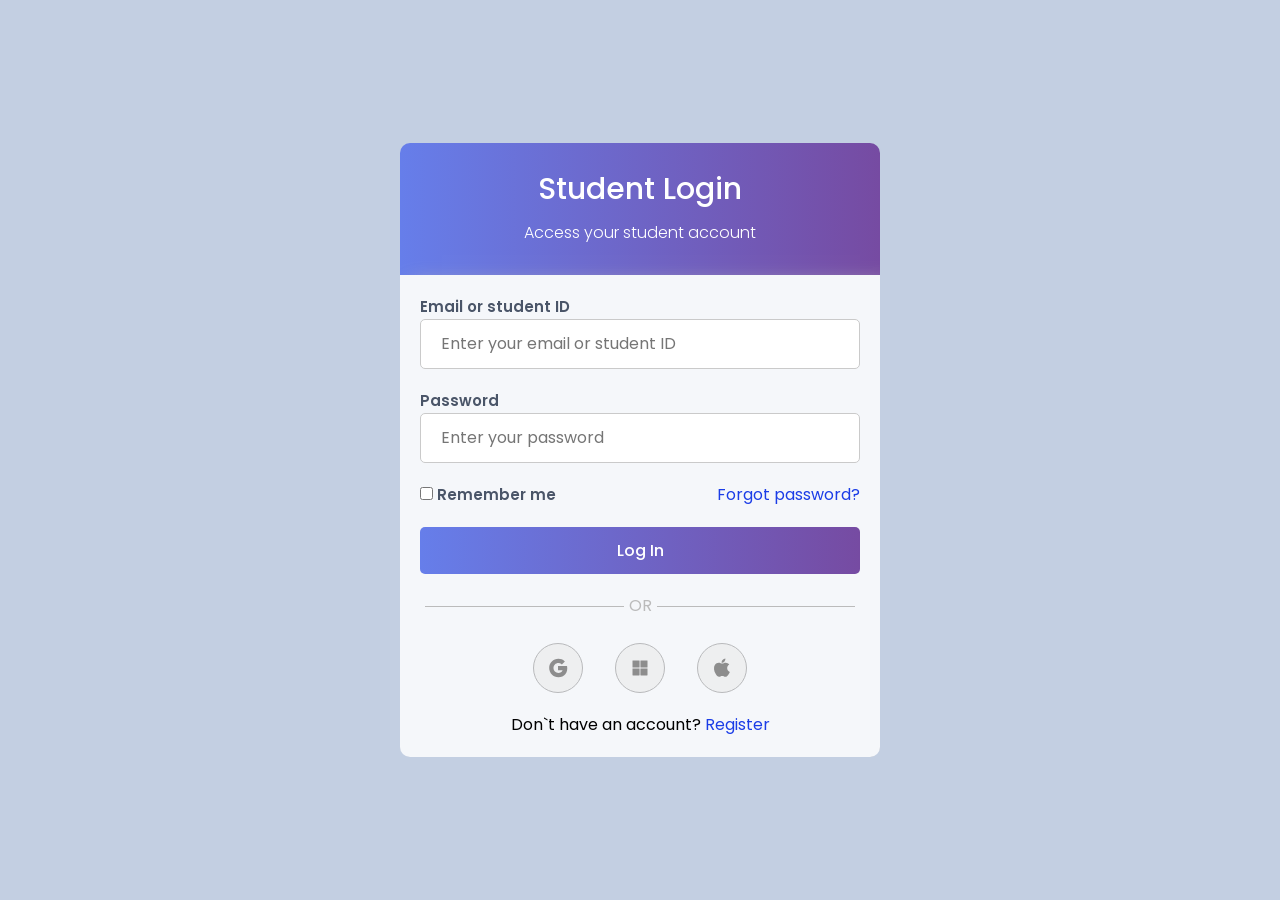
<file: index.html>
<!DOCTYPE html>
<html lang="en">
<head>
    <link rel="icon" href="https://i.pinimg.com/736x/44/1d/1f/441d1f100fcdefffbba4ea6226254fa3.jpg" type="image/x-icon">
    <meta charset="UTF-8">
    <meta name="viewport" content="width=device-width, initial-scale=1.0">
    <link rel="preconnect" href="https://fonts.googleapis.com">
    <link rel="preconnect" href="https://fonts.gstatic.com" crossorigin>
    <link href="https://fonts.googleapis.com/css2?family=Poppins:ital,wght@0,100;0,200;0,300;0,400;0,500;0,600;0,700;0,800;0,900;1,100;1,200;1,300;1,400;1,500;1,600;1,700;1,800;1,900&display=swap" rel="stylesheet">
    <title>LogIn</title>
    <link rel="stylesheet" href="reset.css"/>
    <link rel="stylesheet" href="style.css"/> 
</head>
<body>
    <div class="container">
        <header class="shadow">
            <h1>
                Student Login
            </h1>
            <p class="head-p">
                Access your student account
            </p>
        </header>
        <main class="shadow">
            <section>
                <form method="POST" action="/api/login">
                    <label for="email">Email or student ID</label>
                    <input id="email" class="inputs" type="email" placeholder="Enter your email or student ID" name="email" required/>
                    <label for="password">Password</label>
                    <input id="password" class="inputs" type="password" placeholder="Enter your password" name="password" required/>
                  
                <p class="space-between">
                    <span>
                        <input type="checkbox" id="rememeber_me" name="remember" required/>
                        <label for="rememeber_me">Remember me</label>
                    </span>
                    <span>
                        <a href="">Forgot password?</a>
                    </span>
                </p>
                <button class="login-button">
                    Log In
                </button>
                </form>
            </section>
            <!--а вот тут начинается--> 
            <section class="hr-sect">
                <div class="hr_div">
                    <span class="hr"></span>
                    <span class="text_ht">OR</span>
                    <span class="hr"></span>
                </div>    
            </section>   
            
            <section class="buttons">
                <button class="links">
                    <img src="assets/icons8-google (1).svg" alt="ббб, ливай отсюад">
                </button>
                <button class="links">
                    <img src="assets/icons8-windows.svg" alt="ббб, ливай отсюад">
                </button>
                <button class="links">
                    <img src="assets/icons8-apple-inc.svg" alt="ббб, ливай отсюад">
                </button>
            </section>
            <section>
                <p class="register-link">
                Don`t have an account? <a href="register.html">Register</a>
                </p> 
            </section>
        </main>
    
    </div>
</body>
</html>
</file>
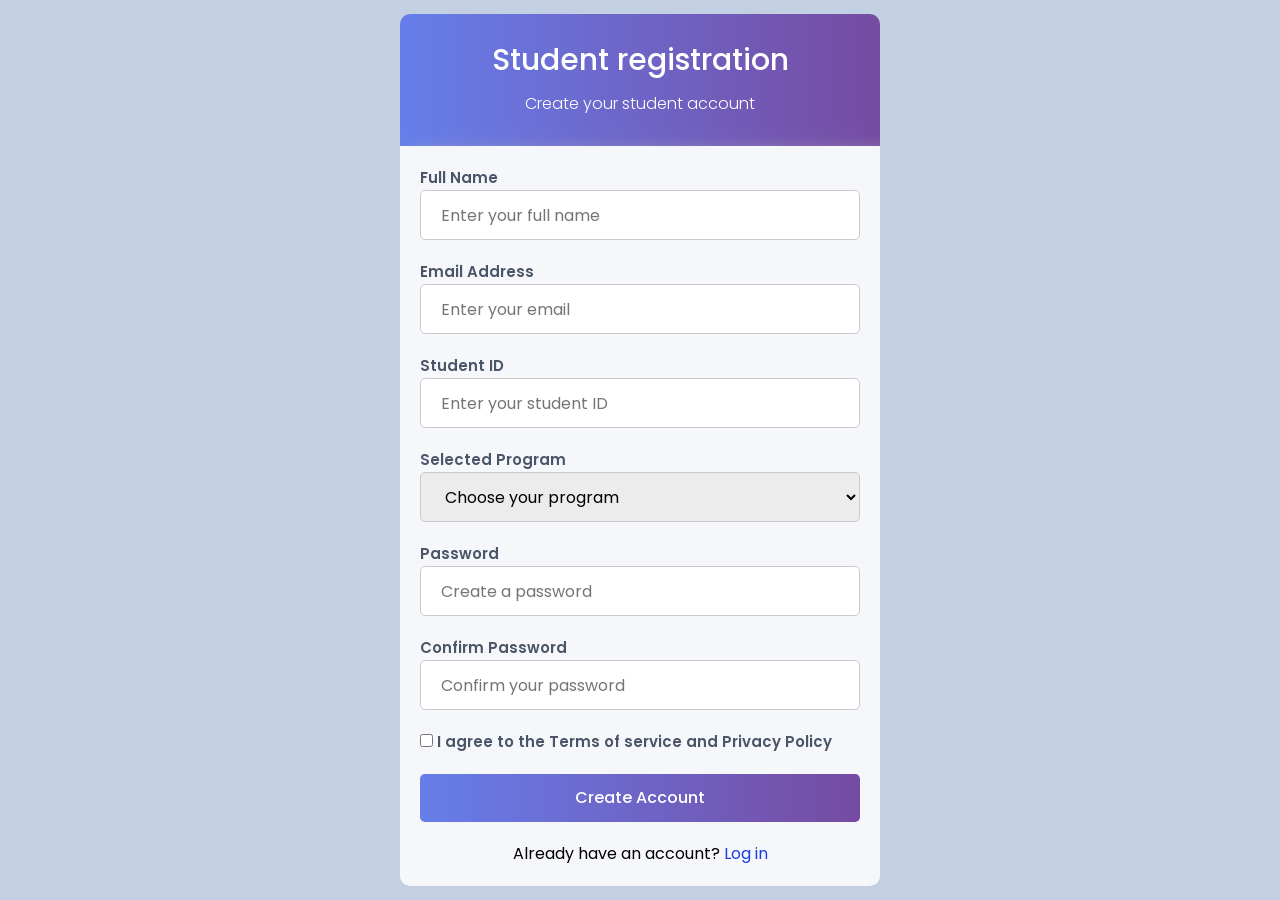
<file: register.html>
<!DOCTYPE html>
<html lang="en">
<head>
    <link rel="icon" href="https://i.pinimg.com/736x/44/1d/1f/441d1f100fcdefffbba4ea6226254fa3.jpg" type="image/x-icon">
    <meta charset="UTF-8">
    <meta name="viewport" content="width=device-width, initial-scale=1.0">
    <link rel="preconnect" href="https://fonts.googleapis.com">
    <link rel="preconnect" href="https://fonts.gstatic.com" crossorigin>
    <link href="https://fonts.googleapis.com/css2?family=Poppins:ital,wght@0,100;0,200;0,300;0,400;0,500;0,600;0,700;0,800;0,900;1,100;1,200;1,300;1,400;1,500;1,600;1,700;1,800;1,900&display=swap" rel="stylesheet">
    <title>Register</title>
    <link rel="stylesheet" href="reset.css"/>
    <link rel="stylesheet" href="style.css"/> 
</head>
<body>
    <div class="container">
        <header class="shadow">
            <h1>
                Student registration
            </h1>
            <p class="head-p">
                Create your student account
            </p>
        </header>
        <main class="shadow">
            <section>
                <form method="POST" action="/api/login">
                    <label for="name">Full Name</label>
                    <input id="name" class="inputs" type="name" placeholder="Enter your full name" name="fullname" required/>

                    <label for="email">Email Address</label>
                    <input id="email" class="inputs" type="email" placeholder="Enter your email" name="email" required/>

                    <label for="number">Student ID</label>
                    <input id="number" class="inputs" type="number" placeholder="Enter your student ID" name="student-id" required/>
                    

                    <label for="xleb" class="cool-form">Selected Program</label>
                    <select id="xleb" name="program" class="inputs">
                        <option value="Crutch" hidden>Choose your program</option>
                        <option value="Computer Science">Computer Science</option>
                        <option value="Engineering">Engineering</option>
                        <option value="Business">Business</option>
                        <option value="Arts & Humanities">Arts & Humanities</option>
                        <option value="Science">Science</option>
                    </select>
                    <label for="password">Password</label>
                    <input id="password" class="inputs" type="password" placeholder="Create a password" name="password" required/>

                    <label for="password">Confirm Password</label>
                    <input id="password" class="inputs" type="password" placeholder="Confirm your password" required/>
                  
                <p>
                    <span>
                        <input type="checkbox" id="rememeber_me" name="terms" required/>
                        <label for="rememeber_me">I agree to the Terms of service and Privacy Policy</label>
                    </span>
                </p>
                <button class="login-button">
                    Create Account
                </button>
                </form>
            </section>  
            <section>
                <p class="register-link">
                Already have an account? <a href="">Log in</a>
                </p> 
            </section>
        </main>
    </div>
</body>
</html>
</file>
<file: style.css>
* {
    font-family: Poppins;
}

body {
    background-color: #c3cfe2;
    display: flex;
    flex-direction: column;
    align-items:center;
    justify-content: center;
}
.container{
    max-width: 48rem;
    border-radius: 10px;
    overflow: hidden;
}

header {
    color: #ffffff;
    background: linear-gradient(to left, #764ba2, #667eea);
    text-align: center;
}

h1 {
    font-size: 30px;
    font-weight: 500;
    padding-top: 30px;
    color: #ffffff;
}

.head-p {
    font-weight: 300;
    padding: 15px 0 30px 0;
    color: #ffffff;
}

main {
    padding: 20px 20px 0 20px;
    background-color: #f5f7fa;    
}

label {
    color: #4a5568;
    font-weight: 600;
    font-size: 15px;
}

/* инпуты */
.inputs {
    width: 100%;
    height: 50px;
    border-radius: 5px;
    padding-left: 20px;
    border: 1px solid #cacaca;
    margin-bottom: 20px;
    transition: border 0.3s ease;
}

.inputs:focus {
    border: 1px solid blue;
    outline:none;
}

section {
    padding: 0 0 20px 0;
}

.space-between {
    display: flex;
    justify-content: space-between;
}

a {
    color: #798fff;
}

a:hover {
    text-decoration: underline;
}

.login-button {
    margin-top: 20px;
    color: white;
    background: linear-gradient(to left, #764ba2, #667eea);
    font-weight: 500;
    padding: 15px 0 15px 0;
    display: flex;
    justify-content: center;
    border: none;
    border-radius: 5px;
    width: 100%;
}

.login-button:hover {
    box-shadow: 0 0 20px #bbbbbb;
}

.login-button:active {
    transform: translate(0, -1px);
}
.hr_sect{
    padding-top:px;
}
.hr_div {
    color: #bbbbbb;
    text-align: center;
    display: flex;
    justify-content: center;
    padding: -50px;
}

.hr {
    margin: 12px 5px 0px;
    width: 100%;
    height: 1px;
    border-bottom: 1px solid #bbbbbb;
}

/* кнопки ссылки */
.buttons {
    margin-top: 5px;
    margin-left: 22%;
    margin-right: 22%;
    display: flex;
    flex-direction: row;
    justify-content: space-around;
}

.links {
    width: 50px;
    height: 50px;
    border-radius: 300px;
    background-color: #eeeff0;
    border: 1px solid #b9babc;
    display: flex;
    justify-content: center;
    align-items: center;
}

.links:hover {
    background-color: #d6d4d4;
    border: 1px solid #8b909a;
}

img {
    width: 20px;
    height: 20px;
}

.register-link {
    text-align: center;
}

.shadow {
    box-shadow: 10px 10px 20px #bbbbbb;
}
/*для регистрации*/
select{
    background-color: #ececec;
}
</file>
